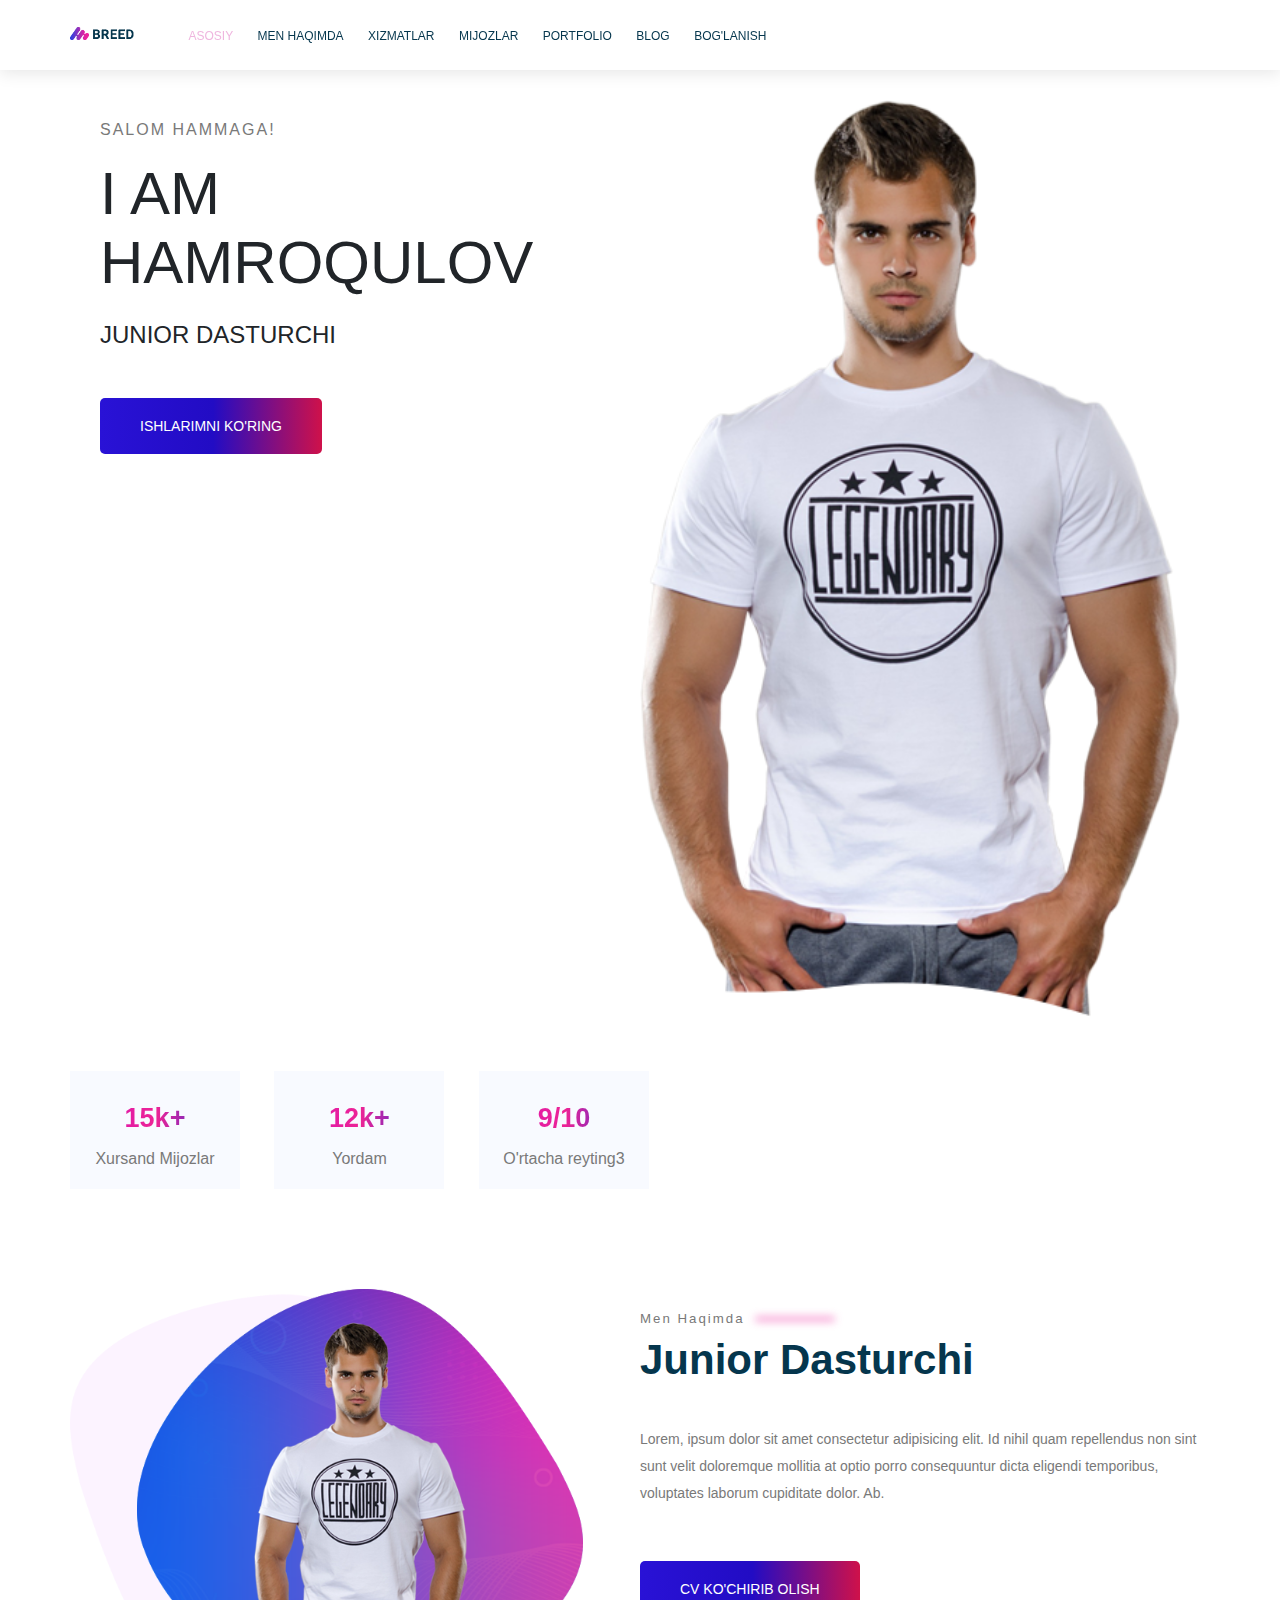
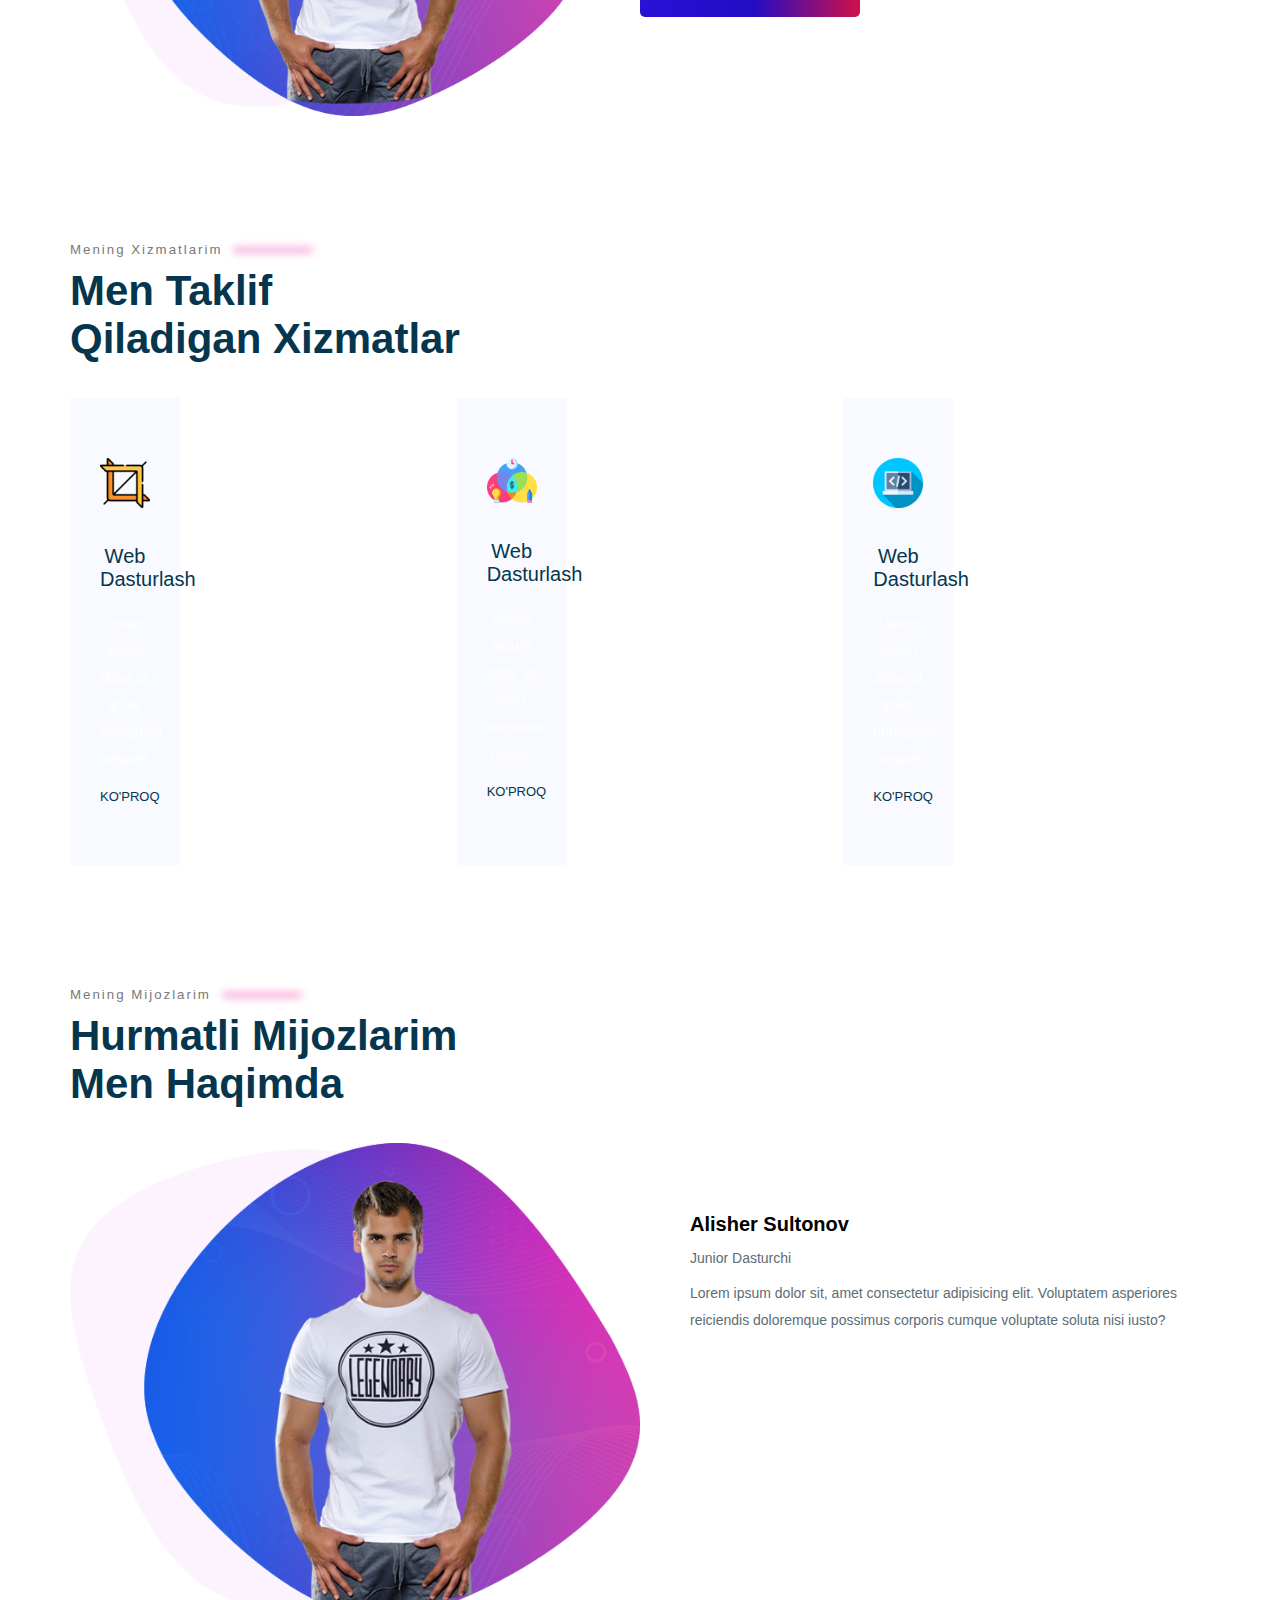
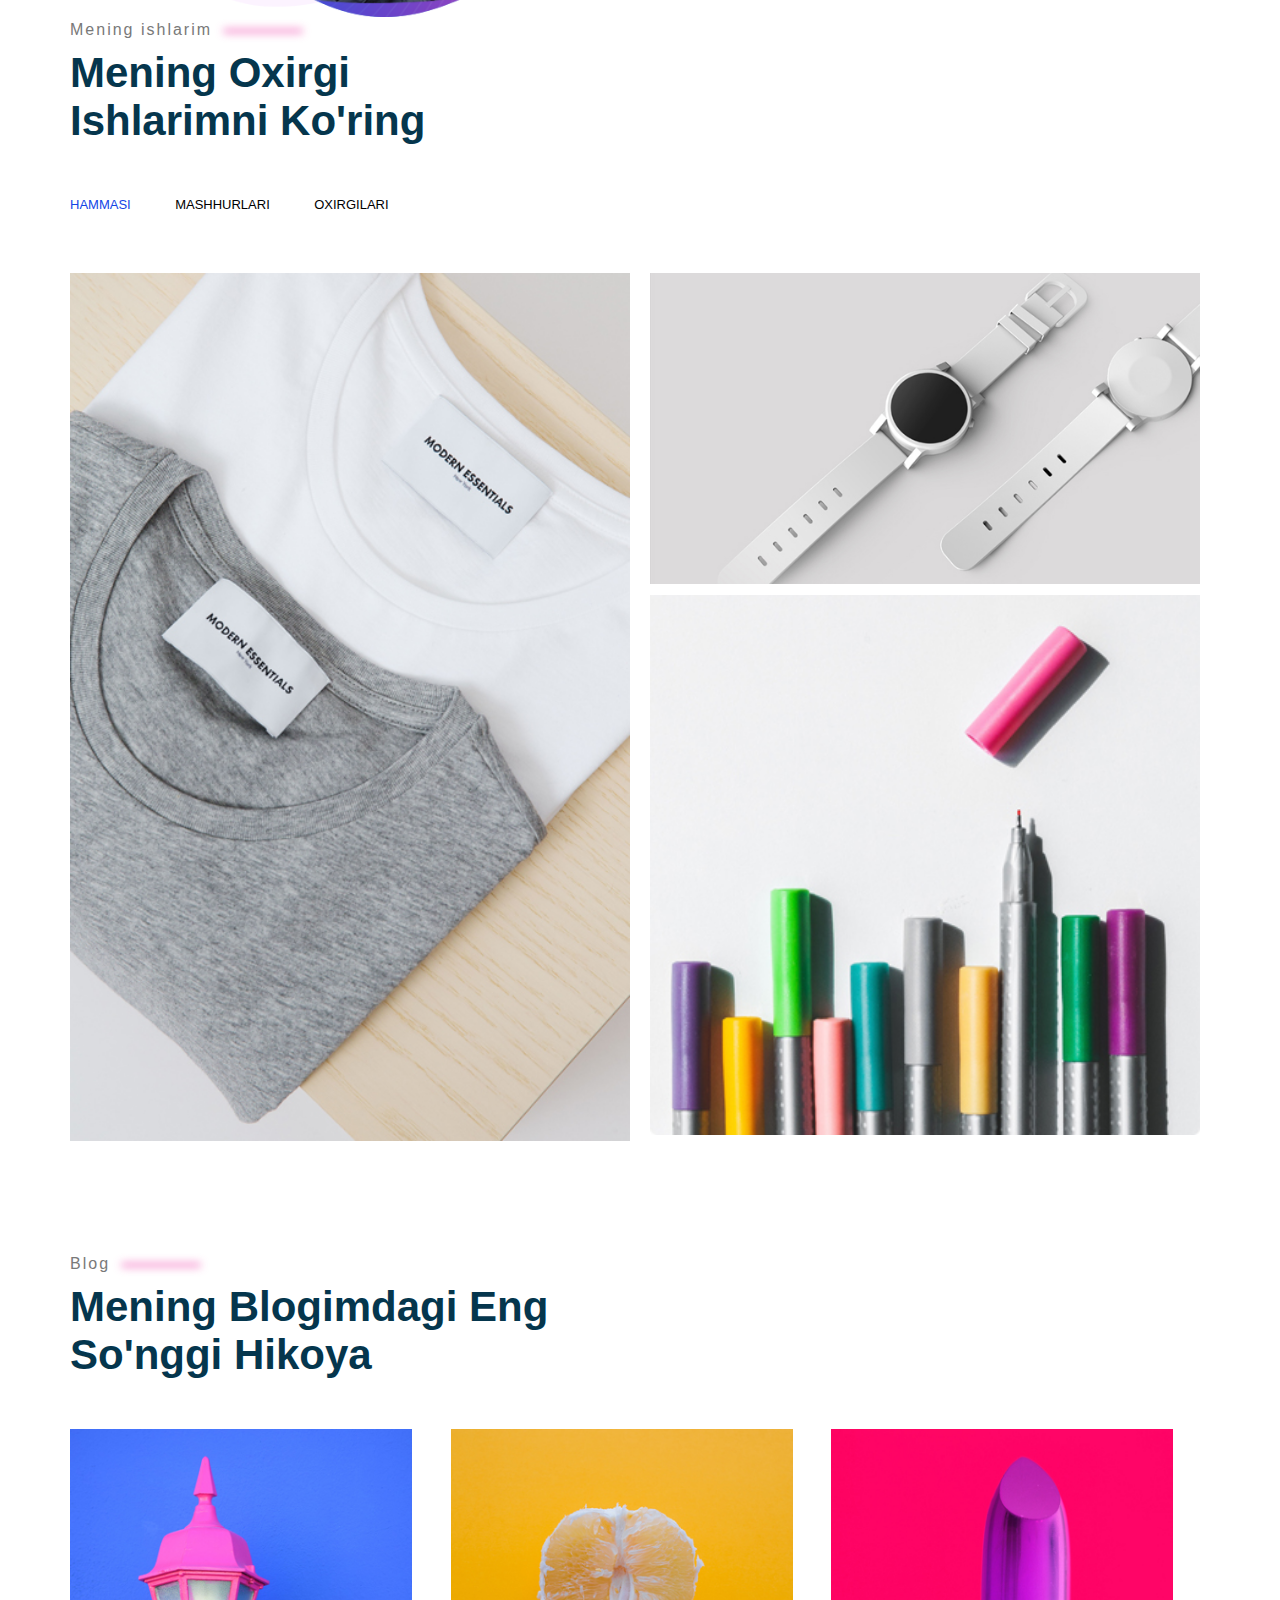
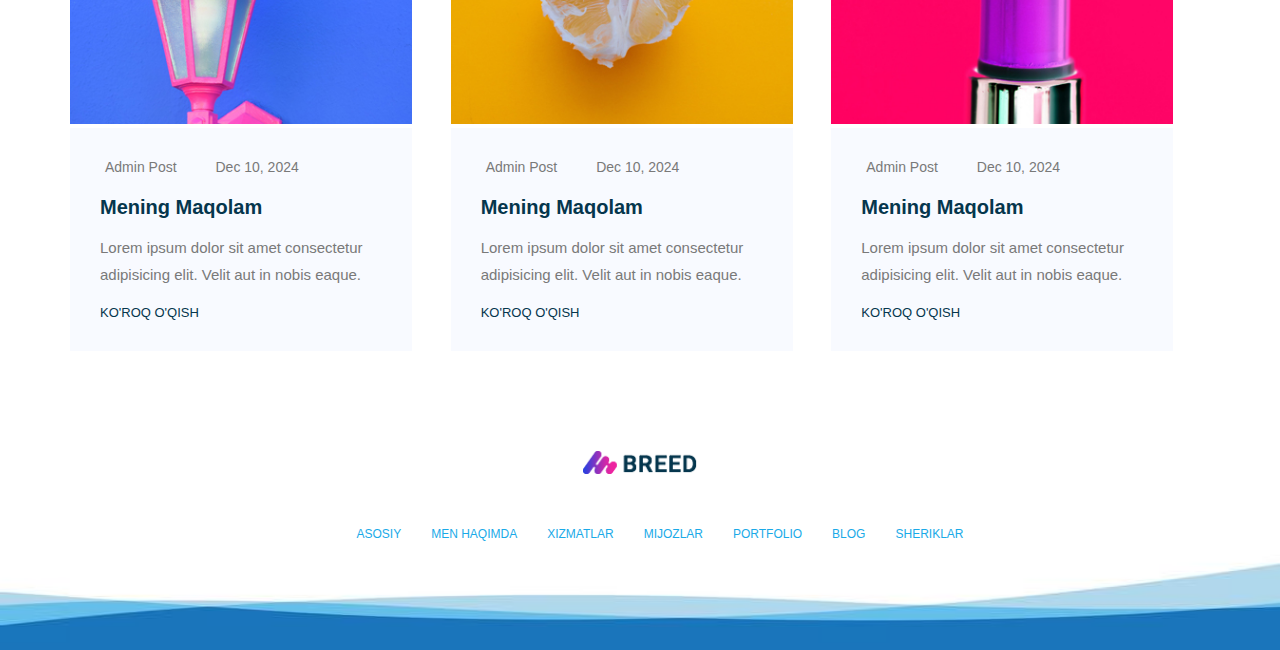
<file: Portfolio/index.html>
<!DOCTYPE html>
<html lang="en">

<head>
    <meta charset="UTF-8">
    <meta name="viewport" content="width=device-width, initial-scale=1.0">
    <title>Document</title>
    <link rel="stylesheet" href="https://cdnjs.cloudflare.com/ajax/libs/font-awesome/6.7.1/css/all.min.css"
        integrity="sha512-5Hs3dF2AEPkpNAR7UiOHba+lRSJNeM2ECkwxUIxC1Q/FLycGTbNapWXB4tP889k5T5Ju8fs4b1P5z/iB4nMfSQ=="
        crossorigin="anonymous" referrerpolicy="no-referrer" />
    <link rel="stylesheet" href="./css/main.css">
</head>

<body>
    <!--Header  Section-->

    <header class="main-header">
        <div class="container">
            <div class="main-header__brand">
                <a href="index.html">
                    <img src="./pictures/logo.png" alt="my-logo">
                </a>
            </div>
            <nav class="main-navigation">
                <div class="menu-toggle" id="menu-toggle">&#9776;</div>
                <ul class="main-navigation__items">
                    <li class="main-navigation__item active"><a href="#Asosiy">Asosiy</a></li>
                    <li class="main-navigation__item"><a href=" #Men-haqimda">Men Haqimda</a></li>
                    <li class="main-navigation__item"><a href="#Xizmatlar">Xizmatlar</a></li>
                    <li class="main-navigation__item"><a href="#Mijozlar">Mijozlar</a></li>
                    <li class="main-navigation__item"><a href="#portfolio">Portfolio</a></li>
                    <li class="main-navigation__item"><a href="#Blog">Blog</a></li>
                    <li class="main-navigation__item"><a href="contact.html">Bog'lanish</a></li>
                </ul>
            </nav>
        </div>
    </header>

    <!--/Header section-->

    <!--Main section-->
    <div class="main-banner">
        <div class="container">
            <section id="main-section" class="main-section">

                <div class="main-section__info">
                    <h4 class="main-section__welcome to-uppercase">Salom Hammaga!</h4>
                    <h1 class="main-section__introduction  to-uppercase">I am Hamroqulov</h1>
                    <h3 class="main-section__position  to-uppercase">Junior Dasturchi</h3>
                    <div class="main-section__socialnetworks">
                        <a href="https://t.me/Samandar_khamroqulov"><i class="fa-brands fa-telegram"></i></a>
                        <a href="https://instagram.com/fortune.202"><i class="fa-brands fa-instagram"></i></a>
                    </div>
                    <button type="button" class=" button main-section__action  to-uppercase">
                        Ishlarimni ko'ring
                    </button>

                </div>
                <div class="main-section__image">
                    <img src="./pictures/home-right.png" alt="my image">
                </div>


            </section>
            <div class="clearfix"></div>
        </div>
    </div>
    <!--/Main section-->

    <!-- Statistics Section -->
    <div class="container">
        <section id="statistics" class="statistics">
            <div class="statistics__item">
                <h3 class="statistics-number">
                    15k+
                </h3>
                <p class="statistics-title">
                    Xursand Mijozlar
                </p>
            </div>

            <div class="statistics__item">
                <h3 class="statistics-number">
                    12k+
                </h3>
                <p class="statistics-title">
                    Yordam
                </p>
            </div>

            <div class="statistics__item">
                <h3 class="statistics-number">
                    9/10
                </h3>
                <p class="statistics-title">
                    O'rtacha reyting3
                </p>
            </div>

        </section>
    </div>


    <!--About-me Section-->
    <div class="container">
        <section id="about-me" class="about-me">
            <div class="about-me__image">
                <img src="./pictures/about-us.png" alt="about me img">
            </div>
            <div class="about-me__info">
                <h5 class="section-subtitle">Men Haqimda
                    <span class="blur-line"></span>
                </h5>

                <h3 class="section-title">Junior Dasturchi</h3>
                <p class="about-me__description">Lorem, ipsum dolor sit amet consectetur adipisicing elit. Id nihil quam
                    repellendus non sint sunt velit doloremque mollitia at optio porro consequuntur dicta eligendi
                    temporibus, voluptates laborum cupiditate dolor. Ab.</p>
                <button type="button" class=" about-me__action  button to-uppercase">CV Ko'chirib olish</button>

            </div>
        </section>
        <div class="clearfix"></div>
    </div>
    <!--/About-me Section-->

    <!--Services section-->
    <div class="container">
        <section id="services" class="services">
            <h5 class="section-subtitle">Mening Xizmatlarim <span class="blur-line"></span></h5>
            <h2 class="section-title">Men Taklif <br>
                Qiladigan Xizmatlar
            </h2>
            <div class="services__cards">
                <div class="service-card">
                    <img class="service-card__icon" src="./pictures/s1.png" alt="card 1">
                    <h5 class="service-card__title">Web Dasturlash</h5>
                    <p class="service-card__description">

                        Lorem ipsum dolor sit amet, numquam neque!

                    </p>
                    <a href="#" class="service-card__link">
                        Ko'proq
                    </a>
                </div>

                <div class="service-card">
                    <img class="service-card__icon" src="./pictures/s2.png" alt="card 1">
                    <h5 class="service-card__title">Web Dasturlash</h5>
                    <p class="service-card__description">

                        Lorem ipsum dolor sit amet, numquam neque!

                    </p>
                    <a href="#" class="service-card__link">
                        Ko'proq
                    </a>
                </div>

                <div class="service-card">
                    <img class="service-card__icon" src="./pictures/s3.png" alt="card 1">
                    <h5 class="service-card__title">Web Dasturlash</h5>
                    <p class="service-card__description">

                        Lorem ipsum dolor sit amet, numquam neque!

                    </p>
                    <a href="#" class="service-card__link">
                        Ko'proq
                    </a>
                </div>
            </div>
        </section>
    </div>
    <!-- Clients Section -->
    <div class="container">
        <section id="Clients" class="clients">
            <h5 class="section-subtitle">Mening Mijozlarim
                <span class="blur-line"></span>
            </h5>
            <h2 class="section-title">
                Hurmatli Mijozlarim <br>
                men haqimda
            </h2>
            <div class="client-items">
                <div class="client-item">
                    <div class="client-item__image">
                        <img src="./pictures/about-us.png" alt="">
                    </div>
                    <div class="client-item__info">
                        <h3 class="client-item__name">Alisher Sultonov</h3>
                        <p class="client-item__position">Junior Dasturchi</p>
                        <p class="client-item__review">Lorem ipsum dolor sit, amet consectetur adipisicing elit.
                            Voluptatem asperiores reiciendis doloremque possimus corporis cumque voluptate soluta nisi
                            iusto?</p>

                        <div class="client-item__rate">
                            <i class="fas fa-star"></i>
                            <i class="fas fa-star"></i>
                            <i class="fas fa-star"></i>
                            <i class="fas fa-star"></i>
                            <i class="fas fa-star disabled"></i>
                        </div>
                    </div>

                </div>
            </div>
            <div class="clearfix"></div>
        </section>
    </div>
    <!-- /Clients Section -->

    <!-- Portfoliio -->
    <div class="container">
        <section id="Portfolio" class="Portfolio">
            <div class="section-subtitle">
                Mening ishlarim
                <span class="blur-line"></span>
            </div>
            <div class="section-title">
                Mening oxirgi <br>
                ishlarimni ko'ring
            </div>
            <ul class="portfolio-filters">
                <li class="active">Hammasi</li>
                <li>Mashhurlari</li>
                <li>Oxirgilari</li>
            </ul>
            <div class="portfolio-items">
                <div class="portfolio-item portfolio-item-1">
                    <img src="./pictures/p1.jpg" alt="p1" class="portfolio-item__img">
                    <div class="portfolio-item__overlay"></div>
                </div>


                <div class="portfolio-item__info">
                    <h4>
                        <a href="">Portfolio Item 1</a>
                    </h4>
                    <p>
                        Ishim Haqida
                    </p>
                </div>

                <div class="portfolio-item portfolio-item__2">
                    <img src="./pictures/p4.jpg" alt="p2" class="portfolio-item__img">
                    <div class="portfolio-item__overlay"></div>
                </div>


                <div class="portfolio-item__info">
                    <h4>
                        <a href="">Portfolio Item 1</a>
                    </h4>
                    <p>
                        Ishim Haqida
                    </p>
                </div>

                <div class="portfolio-item portfolio-item__3">
                    <img src="./pictures/p6.jpg" alt="p1" class="portfolio-item__img">
                    <div class="portfolio-item__overlay"></div>
                </div>


                <div class="portfolio-item__info">
                    <h4>
                        <a href="">Portfolio Item 1</a>
                    </h4>
                    <p>
                        Ishim Haqida
                    </p>
                </div>

            </div>



        </section>
    </div>


    <!-- /Portfolio -->

    <!-- Blog -->
    <div class="container">
        <section id="blog" class="blog-section">
            <div class="section-subtitle">
                Blog
                <span class="blur-line"></span>
            </div>
            <div class="section-title">
                Mening Blogimdagi eng <br>
                So'nggi Hikoya
            </div>
            <div class="blog-items">
                <div class="blog-item">
                    <div class="blog-item__img">
                        <img src="./pictures/b1.jpg" alt="">
                    </div>
                    <div class="blog-item__info">
                        <div class="blog-item__main-info">
                            <span class="blog-item__author">
                                <i class="fas fa-user"></i>
                                Admin Post
                            </span>
                            <span class="blog-item__date">
                                <i class="fas fa-calendar"></i>
                                Dec 10, 2024
                            </span>
                        </div>
                        <h5 class="blog-item__title">
                            Mening Maqolam
                        </h5>
                        <p class="blog-item__description">
                            Lorem ipsum dolor sit amet consectetur adipisicing elit. Velit aut in nobis eaque.
                        </p>
                        <a class="blog-item__leran-more">
                            Ko'roq O'qish
                        </a>
                    </div>
                </div>


                <div class="blog-item">
                    <div class="blog-item__img">
                        <img src="./pictures/b2.jpg" alt="">
                    </div>
                    <div class="blog-item__info">
                        <div class="blog-item__main-info">
                            <span class="blog-item__author">
                                <i class="fas fa-user"></i>
                                Admin Post
                            </span>
                            <span class="blog-item__date">
                                <i class="fas fa-calendar"></i>
                                Dec 10, 2024
                            </span>
                        </div>
                        <h5 class="blog-item__title">
                            Mening Maqolam
                        </h5>
                        <p class="blog-item__description">
                            Lorem ipsum dolor sit amet consectetur adipisicing elit. Velit aut in nobis eaque.
                        </p>
                        <a class="blog-item__leran-more">
                            Ko'roq O'qish
                        </a>
                    </div>
                </div>


                <div class="blog-item">
                    <div class="blog-item__img">
                        <img src="./pictures/b3.jpg" alt="">
                    </div>
                    <div class="blog-item__info">
                        <div class="blog-item__main-info">
                            <span class="blog-item__author">
                                <i class="fas fa-user"></i>
                                Admin Post
                            </span>
                            <span class="blog-item__date">
                                <i class="fas fa-calendar"></i>
                                Dec 10, 2024
                            </span>
                        </div>
                        <h5 class="blog-item__title">
                            Mening Maqolam
                        </h5>
                        <p class="blog-item__description">
                            Lorem ipsum dolor sit amet consectetur adipisicing elit. Velit aut in nobis eaque.
                        </p>
                        <a class="blog-item__leran-more">
                            Ko'roq O'qish
                        </a>
                    </div>
                </div>


            </div>
        </section>
    </div>
    <!-- /Blog -->




    <!-- footer section -->

    <section class="footer">
        <footer>

            <div class="container">
                <div class="footer-logo">
                    <img src="./pictures/logo.png" alt="">
                </div>
                <nav class="footer-navigation">
                    <ul class="footer-navigation__items">
                        <li class="footer-navigation__item"><a href="#">Asosiy</a></li>
                        <li class="footer-navigation__item"><a href="#">Men Haqimda</a></li>
                        <li class="footer-navigation__item"><a href="#">Xizmatlar</a></li>
                        <li class="footer-navigation__item"><a href="#">Mijozlar</a></li>
                        <li class="footer-navigation__item"><a href="#">Portfolio</a></li>
                        <li class="footer-navigation__item"><a href="#">Blog</a></li>
                        <li class="footer-navigation__item"><a href="#">Sheriklar</a></li>
                    </ul>
                </nav>

                <div class="footer-links">
                    <div class="footer-section__socialnetworks">
                        <a href="https://t.me/Samandar_khamroqulov"><i class="fa-brands fa-telegram"></i></a>
                        <a class="insta-logo" href="https://instagram.com/fortune.202"><i
                                class="fa-brands fa-instagram"></i></a>
                        <a class="yt-logo" href="youtube.com"> <i class="fa-brands fa-youtube"></i></a>
                        <a href="facebook.com"> <i class="fa-brands fa-facebook"></i></a>
                    </div>
                </div>
            </div>
        </footer>
    </section>

    <!-- /footer section -->


    <script>
        const menuToggle = document.querySelector('.menu-toggle')
        const navItems = document.querySelector('.main-navigation__items')

        menuToggle.addEventListener('click', () => {
            navItems.classList.toggle('active')
        });

    </script>

</body>

</html>
</file>
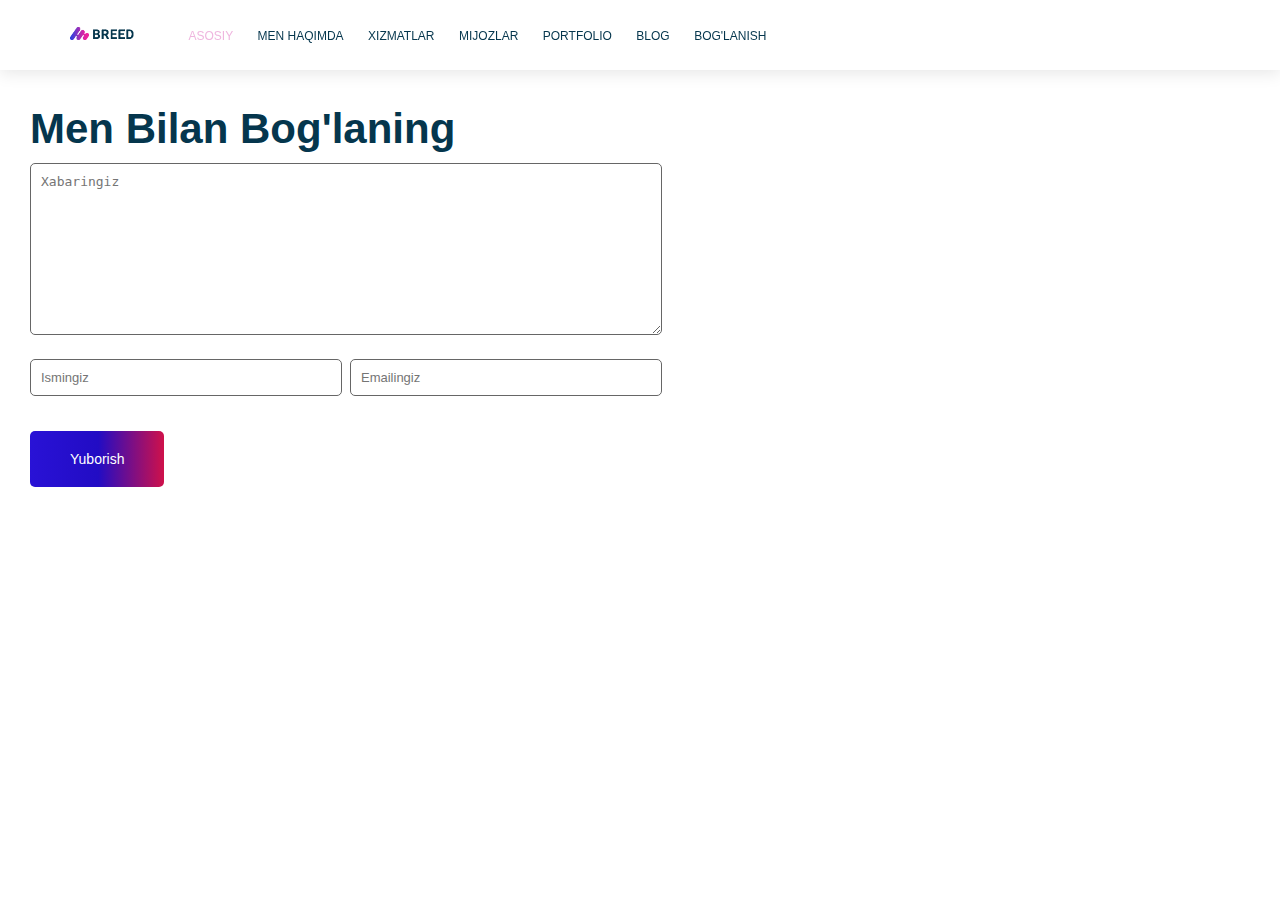
<file: Portfolio/contact.html>
<!DOCTYPE html>
<html lang="en">
<head>
    <meta charset="UTF-8">
    <meta name="viewport" content="width=device-width, initial-scale=1.0">
    <title>Document</title>
    <link rel="stylesheet" href="https://cdnjs.cloudflare.com/ajax/libs/font-awesome/6.7.1/css/all.min.css" integrity="sha512-5Hs3dF2AEPkpNAR7UiOHba+lRSJNeM2ECkwxUIxC1Q/FLycGTbNapWXB4tP889k5T5Ju8fs4b1P5z/iB4nMfSQ==" crossorigin="anonymous" referrerpolicy="no-referrer" />
    <link rel="stylesheet" href="./css/shared.css">
    <link rel="stylesheet" href="./css/contact.css">
    <link rel="stylesheet" href="./css/main.css">
    
</head>
<body> 
  <section class="header">
    <header class="main-header">
      <div class="container">
      <div class="main-header__brand">
          <a href="index.html">
              <img src="./pictures/logo.png" alt="my-logo">
          </a>
      </div>
      <nav class="main-navigation">
          <ul class="main-navigation__items">
              <li class="main-navigation__item active"><a href="index.html">Asosiy</a></li>
              <li class="main-navigation__item"><a href=" #Men-haqimda">Men Haqimda</a></li>
              <li class="main-navigation__item"><a href="#Xizmatlar">Xizmatlar</a></li>
              <li class="main-navigation__item"><a href="#Mijozlar">Mijozlar</a></li>
              <li class="main-navigation__item"><a href="#portfolio">Portfolio</a></li>
              <li class="main-navigation__item"><a href="#Blog">Blog</a></li>
              <li class="main-navigation__item"><a href="contact.html">Bog'lanish</a></li>
          </ul>
      </nav>
      </div>
     </header>
  </section>

<!--/Header section-->
<section class="main-section">
  <div class="container">
    <div class="section-title">
      Men bilan bog'laning
    </div>
    <form action="login.emaktab" method="get">
      <textarea name="message" placeholder="Xabaringiz" rows="10"></textarea>
      <div class="half-row contact__firstname">
        <input type="text" name="firstname" placeholder="Ismingiz">
      </div>
      <div class="half-row contact__email">
        <input type="email" name="email" placeholder="Emailingiz">
      </div>
      <button class="button btn_contact">Yuborish</button>
    </form>
  </div>
</section>






</div>
</body>
</html>
</file>
<file: Portfolio/css/main.css>
/* Core styles */
body {
	font-family: sans-serif;
	margin: 0;
	padding: 0;
}
.container {
	width: 1140px;
	margin: 0 auto;
}
.to-uppercase {
	text-transform: uppercase;
}
.clearfix {
	clear: both;
}

/* Main Header styles */

.main-header {
	z-index: 10;
	position: fixed;
	top: 0;
	left: 0;
	width: 100%;
	background-color: white;
	box-shadow: 0px 3px 16px 0px rgb(0 0 0 / 10%);
}
.main-header__brand {
	display: inline-block;
	vertical-align: middle;
}

.main-header__brand img {
	width: 64px;
}
.main-navigation {
	display: inline-block;
	vertical-align: middle;
}
.main-navigation__item {
	display: inline-block;
	padding: 10px;
}
.main-navigation__item a {
	color: #05364d;
	text-decoration: none;
	text-transform: uppercase;
	font-size: 12px;
	font-weight: 500;
}

.main-navigation__item a:hover {
	color: #efb6df;
}
.main-navigation__item.active a {
	color: #efb6df;
}
/* main section */

.main-section {
	padding: 100px 30px;
}
.main-section > div {
	width: 50%;
	float: left;
}

.main-section__image {
	text-align: left;
}

.main-section__welcome {
	font-size: 16px;
	font-weight: 400;
	margin-bottom: 20px;
	letter-spacing: 2px;
	color: #797979;
}
.main-section__introduction {
	margin-top: 20px;
	font-size: 60px;
	font-weight: 500;
	margin-bottom: 20px;
	color: #212529;
}
.main-section__position {
	color: #212529;
	font-size: 24px;
	font-weight: 400;
	margin-bottom: 20px;
}
.main-section__action {
	margin-top: 10px;
	background-image: linear-gradient(
		to right,
		rgb(19, 69, 230) 0%,
		rgb(237, 35, 159) 51%,
		rgb(19, 69, 230) 100%
	);
}

/* Statistics section */
.statistics-section {
	padding-top: 100px;
}
.statistics__item {
	margin-top: 50px;
}

.statistics__item {
	display: inline-block;
	width: 150px;
	background-color: #f8faff;
	text-align: center;
	padding: 5px 10px;
	margin-right: 30px;
}

.statistics-number {
	font-size: 27px;
	margin-bottom: 5px;
	background: linear-gradient(
		to right,
		rgb(214, 18, 185) 0%,
		rgb(237, 35, 149) 51%,
		rgb(19, 47, 230) 100%
	);
	-webkit-background-clip: text;
	-webkit-text-fill-color: transparent;
}

.statistics-title {
	font-size: 16px;
	color: #797979;
	font-weight: 300;
}
.main-section__socialnetworks a {
	color: #8fa1aa;
	font-size: 20px;
	display: inline-block;
	margin-right: 16px;
	margin-bottom: 15px;
	cursor: pointer;
}
.main-section__socialnetworks a:hover i {
	color: #0033ff;
}
/* Mobil telefonlar uchun */
@media screen and (max-width: 576px) {
	.main-navigation__items {
		display: flex;
		flex-direction: column;
		align-items: center;
	}

	.main-section {
		flex-direction: column;
		text-align: center;
	}

	.main-section__image img {
		width: 100%;
		height: auto;
	}

	.services__cards {
		display: flex;
		flex-direction: column;
	}
}

/* Planshetlar (600px - 992px) */
@media screen and (min-width: 576px) and (max-width: 992px) {
	.container {
		max-width: 90%;
	}

	.main-navigation__items {
		justify-content: space-around;
	}

	.main-section__image img {
		max-width: 80%;
	}

	.services__cards {
		grid-template-columns: repeat(2, 1fr);
	}
}

.menu-toggle {
	display: none;
	font-size: 24px;
	cursor: pointer;
}

@media screen and (max-width: 768px) {
	.menu-toggle {
		display: block;
	}

	.main-navigation__items {
		display: none;
		flex-direction: column;
		width: 100%;
		text-align: center;
	}

	.main-navigation__items.active {
		display: flex;
	}
}
@media screen and (max-width: 768px) {
	h1 {
		font-size: 24px;
	}

	h3 {
		font-size: 18px;
	}
}
img {
	width: 100%;
	height: auto;
	max-width: 100%;
}
.services__cards {
	display: grid;
	grid-template-columns: repeat(auto-fit, minmax(250px, 1fr));
	gap: 20px;
}

/* abot me section */
.about-me {
	padding: 100px 0;
}
.about-me > div {
	width: 50%;
	float: left;
}

.about-me__image img {
	width: 90%;
}
.section-subtitle {
	letter-spacing: 2px;
	font-weight: 500;
	margin-bottom: 10px;
	color: #797979;
}
.section-title {
	margin-top: 5px;
	font-size: 42px;
	font-weight: 700;
	text-transform: capitalize;
	color: #05364d;
}
.about-me__description {
	font-size: 14px;
	font-weight: 400;
	color: #797979;
	line-height: 27px;
}
.button {
	border: none;
	color: #fff;
	font-weight: 500;
	font-size: 14px;
	padding: 20px 40px;
	cursor: pointer;
	border-radius: 5px;
	background-image: linear-gradient(
		to right,
		rgb(41, 18, 214) 0%,
		rgb(34, 12, 196) 51%,
		rgb(207, 17, 74) 100%
	);
}

.button:hover {
	background-image: linear-gradient(
		to right,
		rgb(67, 18, 214) 0%,
		rgb(237, 35, 149) 51%,
		rgb(19, 47, 230) 100%
	);
}

.blur-line {
	display: inline-block;
	position: relative;
	top: -2px;
	margin-left: 5px;
	width: 80px;
	height: 4px;
	background-color: rgba(237, 35, 159, 0.6);
	filter: blur(4px);
	border-radius: 4px;
}
.about-me__action {
	margin-top: 40px;
}
/* services section styles */
.services {
	padding-top: 100px;
}
.service-card {
	display: inline-block;
	width: 30%;
	padding: 60px 30px;
	background-color: #f8faff;
	margin-right: 3%;
	text-align: center;
	box-sizing: border-box;
}
.service-card__title {
	color: #05364d;
	font-size: 20px;
	font-weight: 500;
	margin-bottom: 20px;
	text-transform: capitalize;
}
.service-card__description {
	font-size: 14px;
	line-height: 27px;
	font-weight: 300;
	color: #797979;
}
.service-card__link {
	font-size: 13px;
	font-weight: 500;
	text-transform: uppercase;
	color: #05364d;
	text-decoration: none;
}
.service-card:hover {
	background-color: #5f30ff;
}
.service-card:hover .service-card__title,
.service-card .service-card__description,
.service-card:hover .service-card__link {
	color: #fff;
}
/* clients section */
.clients {
	padding-top: 100px;
}
.client-item > div {
	width: 50%;
	float: left;
	box-sizing: border-box;
}
.client-item__image img {
	width: 100%;
}
.client-item__info {
	padding-top: 50px;
	padding-left: 50px;
}
.client-item__name {
	font-size: 20px;
	margin-bottom: 4px;
}
.client-item__position {
	font-size: 14px;
	font-weight: 300;
	color: #5b6d75;
}
.client-item__review {
	font-size: 14px;
	line-height: 27px;
	font-weight: 300;
	color: #5b6d75;
}
.client-item__rate {
	color: #ffd804;
}

.client-item__rate .disabled {
	color: #aeb9be;
}
/* POrtfolio styels */
.portfolio {
	padding: 100px 0;
}
.portfolio-filters {
	list-style: none;
	padding-left: 0;
	margin-top: 50px;
}
.portfolio-filters li {
	display: inline-block;
	margin-right: 40px;
	font-size: 13px;
	font-weight: 400;
	text-transform: uppercase;
	cursor: pointer;
}
.portfolio-filters li.active,
.portfolio-filters li:hover {
	color: #1345e6;
}

.portfolio-items {
	position: relative;
	margin-top: 50px;
}

.portfolio-item {
	position: relative;
	display: inline-block;
	cursor: pointer;
	width: 50%;
	padding: 10px;
	box-sizing: border-box;
}

.portfolio-item-1 {
	padding-left: 0;
}
.portfolio-item__2 {
	position: absolute;
	right: 0;
	top: 0;
}
.portfolio-item__3 {
	position: absolute;
	right: 0;
	top: 322px;
}

.portfolio-item__img {
	width: 100%;
}
.portfolio-item__overlay {
	z-index: 1;
	position: absolute;
	left: 0;
	top: 0;
	height: 100%;
	width: 100%;
	background: rgba(19, 69, 230, 0.9);
	visibility: hidden;
}
.portfolio-item__info {
	color: #fff;
	position: absolute;
	bottom: 44px;
	left: 80px;
	visibility: hidden;
	z-index: 1;
}
.portfolio-item__info a {
	color: white;
	text-decoration: none;
}
.portfolio-item:hover .portfolio-item__overlay {
	visibility: visible;
	top: 20px;
	left: 20px;
}

.portfolio-item:hover .portfolio-item__info {
	visibility: visible;
	bottom: 24px;
	left: 60px;
}
/* blog section */
.blog-section {
	padding-top: 100px;
}

.blog-items {
	margin-top: 50px;
}

.blog-item {
	display: inline-block;
	width: 30%;
	margin-right: 3%;
	box-sizing: border-box;
}
.blog-item:hover {
	transform: translateY(-10px);
	transition: all 1.5s;
}
.blog-item__info {
	background-color: #f8faff;
	padding: 30px;
	color: #797979;
}
.blog-item__img img {
	width: 100%;
}
.blog-item__main-info span {
	font-size: 14px;
	margin-right: 30px;
	font-weight: lighter;
}
.blog-item__info i {
	margin-right: 5px;
}

.blog-item__title {
	font-family: 'Roboto', sans-serif;
	font-weight: 700;
	color: #05364d;
	font-size: 20px;
	margin-top: 20px;
	margin-bottom: 15px;
}
.blog-item__description {
	line-height: 27px;
	font-weight: lighter;
	font-size: 15px;
}
.blog-item__leran-more {
	text-decoration: none;
	font-size: 13px;
	font-weight: 500;
	text-transform: uppercase;
	color: #05364d;
	cursor: pointer;
}
.blog-item__leran-more:hover {
	color: #ed239f99;
}

.blog-item:hover {
	box-shadow: 0px 10px 20px rgb(5 54 77 / 10%);
}
.blog-item:hover .blog-item__info {
	background-color: #fff;
}
.footer {
	background-image: url(../pictures/bg-footer.jpg);
	background-repeat: no-repeat;
	background-size: 1520px 200px;
	margin-top: 100px;
}

.footer-navigation__items {
	display: flex;
	align-items: center;
	justify-content: center;
}
.footer-navigation__item a {
	color: #1aaae8;
	text-decoration: none;
	text-transform: uppercase;
	font-size: 12px;
	font-weight: 500;
}
.footer-navigation__item {
	margin: 0 15px;
	display: inline-block;
}
.footer-logo {
	margin-bottom: 50px;
	display: flex;
	align-items: center;
	justify-content: center;
}
.footer-logo img {
	width: 10%;
}

.footer-links {
	font-size: 50px;
	display: flex;
	align-items: center;
	justify-content: center;
	margin-right: 16px;
	margin-top: 50px;
	cursor: pointer;
}
.footer-section__socialnetworks a {
	color: #0033ff;
	text-decoration: none;
	margin-right: 10px;
	text-align: center;
}
.footer-section__socialnetworks a:hover {
	background-color: #1345e6;
	border-radius: 50%;
	-webkit-background-clip: text;
	-webkit-text-fill-color: transparent;
}
.insta-logo i {
	background: linear-gradient(to right, #833ab4, #fd1d1d, #fcb045);

	-webkit-background-clip: text;
}

.yt-logo i:hover {
	background: #ff0000;
	-webkit-background-clip: text;
}
</file>
<file: Portfolio/css/shared.css>
body{
  font-family: sans-serif;
  margin: 0;
  padding: 0;

}
.container {
  width: 1140px;
  margin: 0 auto;
}
.to-uppercase{
  text-transform: uppercase;
}
.clearfix{
  clear: both;
}

/* Main Header styles */

.main-header{
  z-index:10 ;
 position: fixed;
  top: 0;
  left: 0;
  width: 100%;
  background-color: white;
  box-shadow: 0px 3px 16px 0px rgb(0 0 0 / 10%);
}
.main-header__brand {
  display: inline-block;
  vertical-align: middle;
}


.main-header__brand img {
  width: 64px;
}
.main-navigation {
  display: inline-block;
  vertical-align: middle;
}
.main-navigation__item {
  display: inline-block;
  padding: 10px;
}
.main-navigation__item a {
  color: #05364d;
  text-decoration: none;
  text-transform: uppercase;
  font-size: 12px;
  font-weight: 500;

}

.main-navigation__item a:hover{
  color:#efb6df;

}
.main-navigation__item.active a{
  color: #efb6df;
}
</file>
<file: Portfolio/css/contact.css>
.contact {
    padding: 100px 20px;

}
textarea , input {
    width: 100%;
    padding: 10px;
    margin-bottom: 10px;
    margin-top: 10px;
    border: 1px solid #666;
    border-radius: 5px;
    padding-left: 10px;
    font-size: 13px;
    background: transparent;
}
textarea:focus,
input:focus {
outline: 0;
box-shadow: none;
}

.half-row {
    width: 50%;
    float: left;
    box-sizing: border-box;

}
.contact__firstname {
    padding-right: 15px;
}
.contact__email {
    padding-left: 15px;
}
.btn_contact {
    margin-top: 25px;
}
</file>
